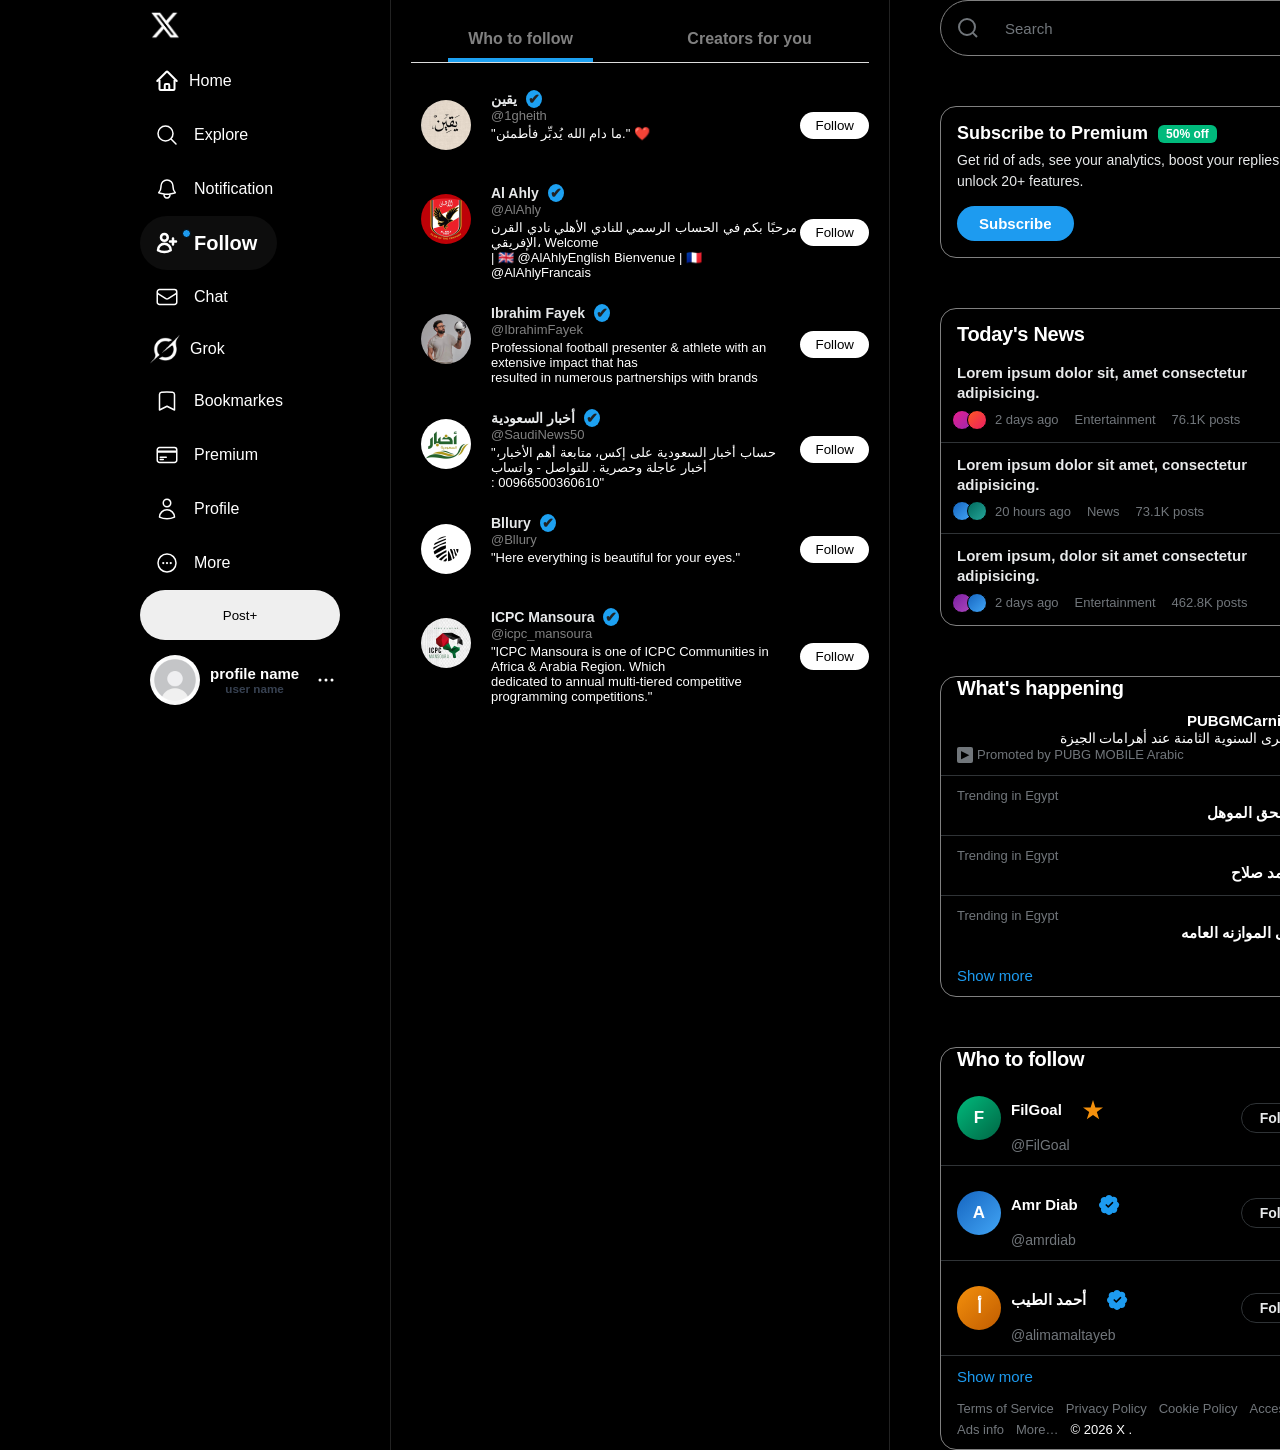
<file: follow.html>
<!DOCTYPE html>
<html lang="en">
<head>
    <meta charset="UTF-8">
    <title>Follow</title>
    <link rel="stylesheet" href="style.css">
</head>
<body>
<nav class="sidebar">
        <div class="logo"><img src="images/il_fullxfull.5474878123_94t0.webp" alt="logo-image"></div>
        <ul>
            <li class="Home">
                <div class="icon-container">
                    <svg xmlns="http://www.w3.org/2000/svg" fill="none" viewBox="0 0 24 24" stroke-width="2"
                        stroke="currentColor" class="size-6">
                        <path stroke-linecap="round" stroke-linejoin="round"
                            d="m2.25 12 8.954-8.955c.44-.439 1.152-.439 1.591 0L21.75 12M4.5 9.75v10.125c0 .621.504 1.125 1.125 1.125H9.75v-4.875c0-.621.504-1.125 1.125-1.125h2.25c.621 0 1.125.504 1.125 1.125V21h4.125c.621 0 1.125-.504 1.125-1.125V9.75M8.25 21h8.25" />
                    </svg>
                   
                </div>
                <a href="index.html">Home</a>
            </li>
            <li class="Explore">
                <svg xmlns="http://www.w3.org/2000/svg" fill="none" viewBox="0 0 24 24" stroke-width="1.5"
                    stroke="currentColor" class="size-6">
                    <path stroke-linecap="round" stroke-linejoin="round"
                        d="m21 21-5.197-5.197m0 0A7.5 7.5 0 1 0 5.196 5.196a7.5 7.5 0 0 0 10.607 10.607Z" />
                </svg>

                <a href="#Explore">Explore</a>
            </li>
            <li class=" Notification">
                <svg xmlns="http://www.w3.org/2000/svg" fill="none" viewBox="0 0 24 24" stroke-width="1.5"
                    stroke="currentColor" class="size-6">
                    <path stroke-linecap="round" stroke-linejoin="round"
                        d="M14.857 17.082a23.848 23.848 0 0 0 5.454-1.31A8.967 8.967 0 0 1 18 9.75V9A6 6 0 0 0 6 9v.75a8.967 8.967 0 0 1-2.312 6.022c1.733.64 3.56 1.085 5.455 1.31m5.714 0a24.255 24.255 0 0 1-5.714 0m5.714 0a3 3 0 1 1-5.714 0" />
                </svg>

                <a href="#Notification">Notification</a>
            </li>


              <li class="follow active">
                <div class="icon-container ">
                    <svg xmlns="http://www.w3.org/2000/svg" fill="none" viewBox="0 0 24 24" stroke-width="1.5"
                    stroke="currentColor" class="size-6">
                    <path stroke-linecap="round" stroke-linejoin="round"
                        d="M18 7.5v3m0 0v3m0-3h3m-3 0h-3m-2.25-4.125a3.375 3.375 0 1 1-6.75 0 3.375 3.375 0 0 1 6.75 0ZM3 19.235v-.11a6.375 6.375 0 0 1 12.75 0v.109A12.318 12.318 0 0 1 9.374 21c-2.331 0-4.512-.645-6.374-1.766Z" />
                </svg>
                    <span class="blue-dot"></span>
                </div>
                <a href="follow.html">Follow</a>
            </li>
            <li class="chat">
                <svg xmlns="http://www.w3.org/2000/svg" fill="none" viewBox="0 0 24 24" stroke-width="1.5"
                    stroke="currentColor" class="size-6">
                    <path stroke-linecap="round" stroke-linejoin="round"
                        d="M21.75 6.75v10.5a2.25 2.25 0 0 1-2.25 2.25h-15a2.25 2.25 0 0 1-2.25-2.25V6.75m19.5 0A2.25 2.25 0 0 0 19.5 4.5h-15a2.25 2.25 0 0 0-2.25 2.25m19.5 0v.243a2.25 2.25 0 0 1-1.07 1.916l-7.5 4.615a2.25 2.25 0 0 1-2.36 0L3.32 8.91a2.25 2.25 0 0 1-1.07-1.916V6.75" />
                </svg>

                <a href="#Chat">Chat</a>
            </li>
            <li class="Grok">
                <img src="images/grok (1).webp" alt="">
                <a href="#Grok">Grok</a>
            </li>
            <li class="Bookmarkes">
                <svg xmlns="http://www.w3.org/2000/svg" fill="none" viewBox="0 0 24 24" stroke-width="1.5"
                    stroke="currentColor" class="size-6">
                    <path stroke-linecap="round" stroke-linejoin="round"
                        d="M17.593 3.322c1.1.128 1.907 1.077 1.907 2.185V21L12 17.25 4.5 21V5.507c0-1.108.806-2.057 1.907-2.185a48.507 48.507 0 0 1 11.186 0Z" />
                </svg>

                <a href="#Bookmarkes">Bookmarkes</a>
            </li>
            <li class="Premium">
                <svg xmlns="http://www.w3.org/2000/svg" fill="none" viewBox="0 0 24 24" stroke-width="1.5"
                    stroke="currentColor" class="size-6">
                    <path stroke-linecap="round" stroke-linejoin="round"
                        d="M2.25 8.25h19.5M2.25 9h19.5m-16.5 5.25h6m-6 2.25h3m-3.75 3h15a2.25 2.25 0 0 0 2.25-2.25V6.75A2.25 2.25 0 0 0 19.5 4.5h-15a2.25 2.25 0 0 0-2.25 2.25v10.5A2.25 2.25 0 0 0 4.5 19.5Z" />
                </svg>

                <a href="#Premium">Premium</a>
            </li>
            <li class="Profile-li">
                <svg xmlns="http://www.w3.org/2000/svg" fill="none" viewBox="0 0 24 24" stroke-width="1.5"
                    stroke="currentColor" class="size-6">
                    <path stroke-linecap="round" stroke-linejoin="round"
                        d="M15.75 6a3.75 3.75 0 1 1-7.5 0 3.75 3.75 0 0 1 7.5 0ZM4.501 20.118a7.5 7.5 0 0 1 14.998 0A17.933 17.933 0 0 1 12 21.75c-2.676 0-5.216-.584-7.499-1.632Z" />
                </svg>

                <a href="Profile.html">Profile</a>
            </li>

            <li class="More">
                <svg xmlns="http://www.w3.org/2000/svg" fill="none" viewBox="0 0 24 24" stroke-width="1.5"
                    stroke="currentColor" class="size-6">
                    <path stroke-linecap="round" stroke-linejoin="round"
                        d="M8.625 12a.375.375 0 1 1-.75 0 .375.375 0 0 1 .75 0Zm0 0H8.25m4.125 0a.375.375 0 1 1-.75 0 .375.375 0 0 1 .75 0Zm0 0H12m4.125 0a.375.375 0 1 1-.75 0 .375.375 0 0 1 .75 0Zm0 0h-.375M21 12a9 9 0 1 1-18 0 9 9 0 0 1 18 0Z" />
                </svg>

                <a href="#More">More</a>
            </li>
        </ul>
        <button class="post"><span>Post</span>+</button>

        <div class="nav_profile">
            <img class="profile-image" src="images/pp,504x498-pad,600x600,f8f8f8.jpg" alt="profile-image">
            <span>
                <h2>profile name</h2>
                <h3>user name</h3>
            </span>
            <svg xmlns="http://www.w3.org/2000/svg" fill="none" viewBox="0 0 24 24" stroke-width="1.5"
                stroke="currentColor" class="size-6">
                <path stroke-linecap="round" stroke-linejoin="round"
                    d="M6.75 12a.75.75 0 1 1-1.5 0 .75.75 0 0 1 1.5 0ZM12.75 12a.75.75 0 1 1-1.5 0 .75.75 0 0 1 1.5 0ZM18.75 12a.75.75 0 1 1-1.5 0 .75.75 0 0 1 1.5 0Z" />
            </svg>




        </div>
    </nav>
<div class="followPage">
    <!-- Tabs -->
    <input type="radio" name="tab" id="tab1" checked>
    <input type="radio" name="tab" id="tab2">

    <!-- <div class="home-buttons">
            <button class="tab active">For you</button>
            <button >Following</button>
        </div> -->
    <div class="tabs">
        <label class="tab" for="tab1">Who to follow</label>
        <label class="tab" for="tab2">Creators for you</label>
    </div>

    <!-- WHO TO FOLLOW -->
    <div class="content content1">

        <div class="follow-card">
            <div class="user">
                <img src="img/يقين.jpg" class="avatar">
                <div class="info">
                    <div class="name">يقين <span class="verified">✔</span></div>
                    <div class="username">@1gheith</div>
                    <div class="bio">"ما دام الله يُدبِّر فأطمئن." ❤️</div>
                </div>
            </div>
            <button class="follow">Follow</button>
        </div>

        <div class="follow-card">
            <div class="user">
                <img src="img/الاهلي.jpg" class="avatar">
                <div class="info">
                    <div class="name">Al Ahly <span class="verified">✔</span></div>
                    <div class="username">@AlAhly</div>
                    <div class="bio">مرحبًا بكم في الحساب الرسمي للنادي الأهلي نادي القرن الإفريقي، Welcome <br>
                         | 🇬🇧 @AlAhlyEnglish Bienvenue | 🇫🇷 @AlAhlyFrancais</div>
                </div>
            </div>
            <button class="follow">Follow</button>
        </div>

        <div class="follow-card">
            <div class="user">
                <img src="img/ابراهيم فايق.jpg" class="avatar">
                <div class="info">
                    <div class="name">Ibrahim Fayek <span class="verified">✔</span></div>
                    <div class="username">@IbrahimFayek</div>
                    <div class="bio">Professional football presenter & athlete with an extensive impact that has <br>
                         resulted in numerous partnerships with brands</div>
                </div>
            </div>
            <button class="follow">Follow</button>
        </div>

        <div class="follow-card">
            <div class="user">
                <img src="img/اخبار السعوديه.jpg" class="avatar">
                <div class="info">
                    <div class="name">أخبار السعودية <span class="verified">✔</span></div>
                    <div class="username">@SaudiNews50</div>
                    <div class="bio">"حساب أخبار السعودية على إكس، متابعة أهم الأخبار، أخبار عاجلة وحصرية . للتواصل - واتساب<br>: 00966500360610"</div>
                </div>
            </div>
            <button class="follow">Follow</button>
        </div>

        <div class="follow-card">
            <div class="user">
                <img src="img/bllury.jpg" class="avatar">
                <div class="info">
                    <div class="name">Bllury <span class="verified">✔</span></div>
                    <div class="username">@Bllury</div>
                    <div class="bio">"Here everything is beautiful for your eyes."</div>
                </div>
            </div>
            <button class="follow">Follow</button>
        </div>

        
        <div class="follow-card">
            <div class="user">
                <img src="img/icpc.jpg" class="avatar">
                <div class="info">
                    <div class="name">ICPC Mansoura <span class="verified">✔</span></div>
                    <div class="username">@icpc_mansoura</div>
                    <div class="bio">"ICPC Mansoura is one of ICPC Communities in Africa & Arabia Region. Which <br>
                        dedicated to annual multi-tiered competitive programming competitions."</div>
                </div>
            </div>
            <button class="follow">Follow</button>
        </div>


    </div>

    <!-- CREATORS -->
    <div class="content content2">

        <div class="follow-card">
            <div class="user">
                <img src="img/يقين.jpg" class="avatar">
                <div class="info">
                    <div class="name">يقين <span class="verified">✔</span></div>
                    <div class="username">@1gheith</div>
                    <div class="bio">"ما دام الله يُدبِّر فأطمئن." ❤️</div>
                </div>
            </div>
            <button class="subscribe">Subscribe</button>
        </div>
        
        <div class="follow-card">
            <div class="user">
                <img src="img/bllury.jpg" class="avatar">
                <div class="info">
                    <div class="name">Blurry <span class="verified">✔</span></div>
                    <div class="username">@Blurry</div>
                    <div class="bio">Here everything is beautiful for your eyes.</div>
                </div>
            </div>
            <button class="subscribe">Subscribe</button>
        </div>

        <div class="follow-card">
            <div class="user">
                <img src="img/اجر.jpg" class="avatar">
                <div class="info">
                    <div class="name">أَجْر</div>
                    <div class="username">@adkar</div>
                    <div class="bio">حصنك من الغفلة 🌿</div>
                </div>
            </div>
            <button class="subscribe">Subscribe</button>
        </div>

         <div class="follow-card">
            <div class="user">
                <img src="img/كلمات.jpg" class="avatar">
                <div class="info">
                    <div class="name">كلمات</div>
                    <div class="username">@k_alemat</div>
                    <div class="bio">﴿ وَكُلَّ إِنسَانٍ أَلْزَمْنَاهُ طَائِرَهُ فِي عُنُقِهِ ۖ وَنُخْرِجُ لَهُ يَوْمَ الْقِيَامَةِ كِتَابًا يَلْقَاهُ مَنشُورًا﴾</div>
                </div>
            </div>
            <button class="subscribe">Subscribe</button>
        </div>

        <div class="follow-card">
            <div class="user">
                <img src="img/ويليام.jpg" class="avatar">
                <div class="info">
                    <div class="name">ويليام شكسبير</div>
                    <div class="username">@Wam_Shakespeare</div>
                    <div class="bio"><br>أديب بريطاني وكاتب مسرحي وشاعر إنجليزي ، صنف كأعظم كاتب في اللغة الإنجليزية ، كبير
                         شعراء الإنجليز، يعد من أبرز الشخصيات في الأدب العالمي. للإعلانات خاص</div>
                </div>
            </div>
            <button class="subscribe">Subscribe</button>
        </div>

        <div class="follow-card">
            <div class="user">
                <img src="img/ادعيه.jpg" class="avatar">
                <div class="info">
                    <div class="name">أدعية المسلم</div>
                    <div class="username">@_1Anxiety</div>
                    <div class="bio">أُجِيبُ دَعْوَةَ الدَّاعِ إِذَا دَعَانِ</div>
                </div>
            </div>
            <button class="subscribe">Subscribe</button>
        </div>

        <div class="follow-card">
            <div class="user">
                <img src="img/ازكار.jpg" class="avatar">
                <div class="info">
                    <div class="name">أذكار</div>
                    <div class="username">@i1rules</div>
                    <div class="bio">وذكر فإن الذكري تنفع المؤمنين  .</div>
                </div>
            </div>
            <button class="subscribe">Subscribe</button>
        </div>

    </div>

</div>
 
<div class="side">

        <div class="search-bar">
            <svg width="18" height="18" fill="none" viewBox="0 0 24 24" stroke="currentColor" stroke-width="2">
                <circle cx="11" cy="11" r="8" />
                <line x1="21" y1="21" x2="16.65" y2="16.65" />
            </svg>
            <span>Search</span>
        </div>

        <div class="subscribe-card">
            <div class="subscribe-header">
                <h2>Subscribe to Premium</h2>
                <span class="badge-off">50% off</span>
            </div>
            <p class="subscribe-desc">Get rid of ads, see your analytics, boost your replies and unlock 20+ features.
            </p>
            <button class="btn-subscribe">Subscribe</button>
        </div>

        <div class="news">
            <div class="news-card-header">
                <span class="card-title" style="padding:0">Today's News</span>
                <button class="close-btn">✕</button>
            </div>

            <div class="news-item">
                <h3>Lorem ipsum dolor sit, amet consectetur adipisicing.</h3>
                <div class="news-meta">
                    <div class="avatars">
                        <div class="avatar-sm" style="background:linear-gradient(135deg,#e91e8c,#9c27b0)"></div>
                        <div class="avatar-sm" style="background:linear-gradient(135deg,#ff5722,#e91e63)"></div>
                    </div>
                    <span>2 days ago</span><span class="dot"></span>
                    <span>Entertainment</span><span class="dot"></span>
                    <span>76.1K posts</span>
                </div>
            </div>

            <div class="news-item">
                <h3>Lorem ipsum dolor sit amet, consectetur adipisicing.</h3>
                <div class="news-meta">
                    <div class="avatars">
                        <div class="avatar-sm" style="background:linear-gradient(135deg,#1565c0,#42a5f5)"></div>
                        <div class="avatar-sm" style="background:linear-gradient(135deg,#00695c,#26a69a)"></div>
                    </div>
                    <span>20 hours ago</span><span class="dot"></span>
                    <span>News</span><span class="dot"></span>
                    <span>73.1K posts</span>
                </div>
            </div>

            <div class="news-item">
                <h3>Lorem ipsum, dolor sit amet consectetur adipisicing.</h3>
                <div class="news-meta">
                    <div class="avatars">
                        <div class="avatar-sm" style="background:linear-gradient(135deg,#7b1fa2,#ab47bc)"></div>
                        <div class="avatar-sm" style="background:linear-gradient(135deg,#1565c0,#42a5f5)"></div>
                    </div>
                    <span>2 days ago</span><span class="dot"></span>
                    <span>Entertainment</span><span class="dot"></span>
                    <span>462.8K posts</span>
                </div>
            </div>
        </div>
        <div class="trend">
            <span class="card-title">What's happening</span>
            <div class="trend-item">
                <div style="flex:1">
                    <div class="trend-name">PUBGMCarnival</div>
                    <div class="trend-name" style="font-weight:400;font-size:14px;color:var(--subtext)">الذكرى السنوية
                        الثامنة عند أهرامات الجيزة</div>
                    <div class="trend-promoted">
                        <span class="promo-icon">▶</span>
                        Promoted by PUBG MOBILE Arabic
                    </div>
                </div>
                <span class="trend-more">···</span>
            </div>

            <div class="trend-item">
                <div style="flex:1">
                    <div class="trend-label">Trending in Egypt</div>
                    <div class="trend-name">الملحق الموهل</div>
                </div>
                <span class="trend-more">···</span>
            </div>

            <div class="trend-item">
                <div style="flex:1">
                    <div class="trend-label">Trending in Egypt</div>
                    <div class="trend-name">محمد صلاح</div>
                </div>
                <span class="trend-more">···</span>
            </div>

            <div class="trend-item">
                <div style="flex:1">
                    <div class="trend-label">Trending in Egypt</div>
                    <div class="trend-name">على الموازنه العامه</div>
                </div>
                <span class="trend-more">···</span>
            </div>

            <a class="show-more">Show more</a>
        </div>

        <div class="following">
            <span class="card-title">Who to follow</span>

            <div class="follow-item">
                <div class="follow-avatar green">F</div>
                <div class="follow-info">
                    <div class="follow-name">
                        FilGoal
                        <svg class="gold" width="16" height="16" viewBox="0 0 24 24" fill="#f4900c">
                            <path d="M12 2l2.4 7.4H22l-6.2 4.5 2.4 7.4L12 17l-6.2 4.3 2.4-7.4L2 9.4h7.6z" />
                        </svg>
                    </div>
                    <div class="follow-handle">@FilGoal</div>
                </div>
                <button class="btn-follow">Follow</button>
            </div>

            <div class="follow-item">
                <div class="follow-avatar" style="background:linear-gradient(135deg,#1565c0,#42a5f5)">A</div>
                <div class="follow-info">
                    <div class="follow-name">
                        Amr Diab
                        <svg class="verified" width="16" height="16" viewBox="0 0 24 24" fill="currentColor">
                            <path
                                d="M22.25 12c0-1.43-.88-2.67-2.19-3.34.46-1.39.2-2.9-.81-3.91-1.01-1.01-2.52-1.27-3.91-.81C14.66 2.88 13.43 2 12 2c-1.43 0-2.67.88-3.34 2.19-1.39-.46-2.9-.2-3.91.81-1.01 1.01-1.27 2.52-.81 3.91C2.88 9.34 2 10.57 2 12c0 1.43.88 2.67 2.19 3.34-.46 1.39-.2 2.9.81 3.91 1.01 1.01 2.52 1.27 3.91.81C9.34 21.12 10.57 22 12 22c1.43 0 2.67-.88 3.34-2.19 1.39.46 2.9.2 3.91-.81 1.01-1.01 1.27-2.52.81-3.91C21.12 14.66 22 13.43 22 12zm-6.16-1.84l-4.3 4.3a.75.75 0 01-1.06 0l-2-2a.75.75 0 111.06-1.06l1.47 1.47 3.77-3.77a.75.75 0 011.06 1.06z" />
                        </svg>
                    </div>
                    <div class="follow-handle">@amrdiab</div>
                </div>
                <button class="btn-follow">Follow</button>
            </div>

            <div class="follow-item">
                <div class="follow-avatar orange">أ</div>
                <div class="follow-info">
                    <div class="follow-name">
                        أحمد الطيب
                        <svg class="verified" width="16" height="16" viewBox="0 0 24 24" fill="currentColor">
                            <path
                                d="M22.25 12c0-1.43-.88-2.67-2.19-3.34.46-1.39.2-2.9-.81-3.91-1.01-1.01-2.52-1.27-3.91-.81C14.66 2.88 13.43 2 12 2c-1.43 0-2.67.88-3.34 2.19-1.39-.46-2.9-.2-3.91.81-1.01 1.01-1.27 2.52-.81 3.91C2.88 9.34 2 10.57 2 12c0 1.43.88 2.67 2.19 3.34-.46 1.39-.2 2.9.81 3.91 1.01 1.01 2.52 1.27 3.91.81C9.34 21.12 10.57 22 12 22c1.43 0 2.67-.88 3.34-2.19 1.39.46 2.9.2 3.91-.81 1.01-1.01 1.27-2.52.81-3.91C21.12 14.66 22 13.43 22 12zm-6.16-1.84l-4.3 4.3a.75.75 0 01-1.06 0l-2-2a.75.75 0 111.06-1.06l1.47 1.47 3.77-3.77a.75.75 0 011.06 1.06z" />
                        </svg>
                    </div>
                    <div class="follow-handle">@alimamaltayeb</div>
                </div>
                <button class="btn-follow">Follow</button>
            </div>

            <a class="show-more">Show more</a>

            <div class="footer">
                <a href="#">Terms of Service</a>
                <a href="#">Privacy Policy</a>
                <a href="#">Cookie Policy</a>
                <a href="#">Accessibility</a>
                <a href="#">Ads info</a>
                <a href="#">More…</a>
                <span style="color:var(--subtext);font-size:13px">© 2026 X .</span>
            </div>
        </div>
</div>
</body>
</html>
</file>
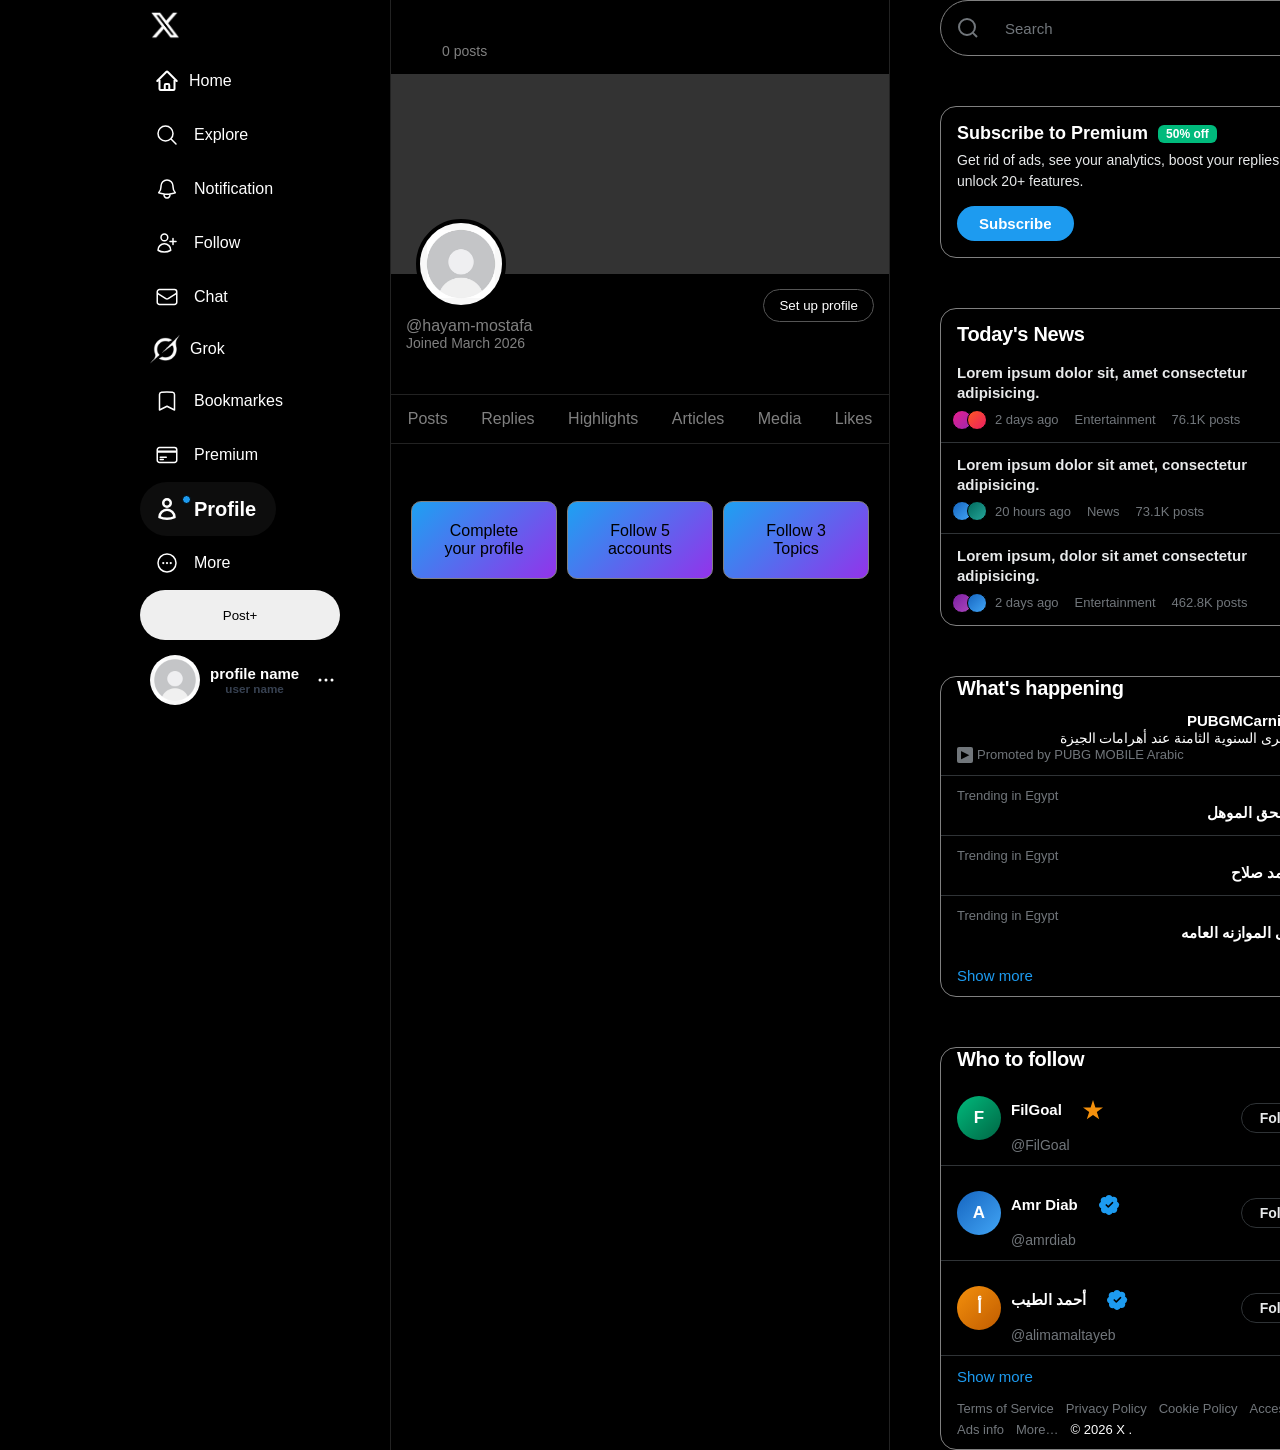
<file: Profile.html>
<!DOCTYPE html>
<html lang="en">
<head>
<meta charset="UTF-8">
<title>Profile</title>
<link rel="stylesheet" href="style.css">
</head>

<body>
<nav class="sidebar">
        <div class="logo"><img src="images/il_fullxfull.5474878123_94t0.webp" alt="logo-image"></div>
        <ul>
            <li class="Home ">
                <div class="icon-container">
                    <svg xmlns="http://www.w3.org/2000/svg" fill="none" viewBox="0 0 24 24" stroke-width="2"
                        stroke="currentColor" class="size-6">
                        <path stroke-linecap="round" stroke-linejoin="round"
                            d="m2.25 12 8.954-8.955c.44-.439 1.152-.439 1.591 0L21.75 12M4.5 9.75v10.125c0 .621.504 1.125 1.125 1.125H9.75v-4.875c0-.621.504-1.125 1.125-1.125h2.25c.621 0 1.125.504 1.125 1.125V21h4.125c.621 0 1.125-.504 1.125-1.125V9.75M8.25 21h8.25" />
                    </svg>
                </div>
                <a href="index.html">Home</a>
            </li>
            <li class="Explore">
                <svg xmlns="http://www.w3.org/2000/svg" fill="none" viewBox="0 0 24 24" stroke-width="1.5"
                    stroke="currentColor" class="size-6">
                    <path stroke-linecap="round" stroke-linejoin="round"
                        d="m21 21-5.197-5.197m0 0A7.5 7.5 0 1 0 5.196 5.196a7.5 7.5 0 0 0 10.607 10.607Z" />
                </svg>

                <a href="#Explore">Explore</a>
            </li>
            <li class=" Notification">
                <svg xmlns="http://www.w3.org/2000/svg" fill="none" viewBox="0 0 24 24" stroke-width="1.5"
                    stroke="currentColor" class="size-6">
                    <path stroke-linecap="round" stroke-linejoin="round"
                        d="M14.857 17.082a23.848 23.848 0 0 0 5.454-1.31A8.967 8.967 0 0 1 18 9.75V9A6 6 0 0 0 6 9v.75a8.967 8.967 0 0 1-2.312 6.022c1.733.64 3.56 1.085 5.455 1.31m5.714 0a24.255 24.255 0 0 1-5.714 0m5.714 0a3 3 0 1 1-5.714 0" />
                </svg>

                <a href="#Notification">Notification</a>
            </li>
            <li class="follow">
                <svg xmlns="http://www.w3.org/2000/svg" fill="none" viewBox="0 0 24 24" stroke-width="1.5"
                    stroke="currentColor" class="size-6">
                    <path stroke-linecap="round" stroke-linejoin="round"
                        d="M18 7.5v3m0 0v3m0-3h3m-3 0h-3m-2.25-4.125a3.375 3.375 0 1 1-6.75 0 3.375 3.375 0 0 1 6.75 0ZM3 19.235v-.11a6.375 6.375 0 0 1 12.75 0v.109A12.318 12.318 0 0 1 9.374 21c-2.331 0-4.512-.645-6.374-1.766Z" />
                </svg>

                <a href="follow.html">Follow</a>
            </li>
            <li class="chat">
                <svg xmlns="http://www.w3.org/2000/svg" fill="none" viewBox="0 0 24 24" stroke-width="1.5"
                    stroke="currentColor" class="size-6">
                    <path stroke-linecap="round" stroke-linejoin="round"
                        d="M21.75 6.75v10.5a2.25 2.25 0 0 1-2.25 2.25h-15a2.25 2.25 0 0 1-2.25-2.25V6.75m19.5 0A2.25 2.25 0 0 0 19.5 4.5h-15a2.25 2.25 0 0 0-2.25 2.25m19.5 0v.243a2.25 2.25 0 0 1-1.07 1.916l-7.5 4.615a2.25 2.25 0 0 1-2.36 0L3.32 8.91a2.25 2.25 0 0 1-1.07-1.916V6.75" />
                </svg>

                <a href="#Chat">Chat</a>
            </li>
            <li class="Grok">
                <img src="images/grok (1).webp" alt="">
                <a href="#Grok">Grok</a>
            </li>
            <li class="Bookmarkes">
                <svg xmlns="http://www.w3.org/2000/svg" fill="none" viewBox="0 0 24 24" stroke-width="1.5"
                    stroke="currentColor" class="size-6">
                    <path stroke-linecap="round" stroke-linejoin="round"
                        d="M17.593 3.322c1.1.128 1.907 1.077 1.907 2.185V21L12 17.25 4.5 21V5.507c0-1.108.806-2.057 1.907-2.185a48.507 48.507 0 0 1 11.186 0Z" />
                </svg>

                <a href="#Bookmarkes">Bookmarkes</a>
            </li>
            <li class="Premium">
                <svg xmlns="http://www.w3.org/2000/svg" fill="none" viewBox="0 0 24 24" stroke-width="1.5"
                    stroke="currentColor" class="size-6">
                    <path stroke-linecap="round" stroke-linejoin="round"
                        d="M2.25 8.25h19.5M2.25 9h19.5m-16.5 5.25h6m-6 2.25h3m-3.75 3h15a2.25 2.25 0 0 0 2.25-2.25V6.75A2.25 2.25 0 0 0 19.5 4.5h-15a2.25 2.25 0 0 0-2.25 2.25v10.5A2.25 2.25 0 0 0 4.5 19.5Z" />
                </svg>

                <a href="#Premium">Premium</a>
            </li>



                 <li class="Profile-li active">
                <div class="icon-container">
                    <svg xmlns="http://www.w3.org/2000/svg" fill="none" viewBox="0 0 24 24" stroke-width="1.5"
                    stroke="currentColor" class="size-6">
                    <path stroke-linecap="round" stroke-linejoin="round"
                        d="M15.75 6a3.75 3.75 0 1 1-7.5 0 3.75 3.75 0 0 1 7.5 0ZM4.501 20.118a7.5 7.5 0 0 1 14.998 0A17.933 17.933 0 0 1 12 21.75c-2.676 0-5.216-.584-7.499-1.632Z" />
                </svg>

                    <span class="blue-dot"></span>
                </div>
                <a href="Profile.html">Profile</a>
            </li> 

            <li class="More">
                <svg xmlns="http://www.w3.org/2000/svg" fill="none" viewBox="0 0 24 24" stroke-width="1.5"
                    stroke="currentColor" class="size-6">
                    <path stroke-linecap="round" stroke-linejoin="round"
                        d="M8.625 12a.375.375 0 1 1-.75 0 .375.375 0 0 1 .75 0Zm0 0H8.25m4.125 0a.375.375 0 1 1-.75 0 .375.375 0 0 1 .75 0Zm0 0H12m4.125 0a.375.375 0 1 1-.75 0 .375.375 0 0 1 .75 0Zm0 0h-.375M21 12a9 9 0 1 1-18 0 9 9 0 0 1 18 0Z" />
                </svg>

                <a href="#More">More</a>
            </li>
        </ul>
        <button class="post"><span>Post</span>+</button>

        <div class="nav_profile">
            <img class="profile-image" src="images/pp,504x498-pad,600x600,f8f8f8.jpg" alt="profile-image">
            <span>
                <h2>profile name</h2>
                <h3>user name</h3>
            </span>
            <svg xmlns="http://www.w3.org/2000/svg" fill="none" viewBox="0 0 24 24" stroke-width="1.5"
                stroke="currentColor" class="size-6">
                <path stroke-linecap="round" stroke-linejoin="round"
                    d="M6.75 12a.75.75 0 1 1-1.5 0 .75.75 0 0 1 1.5 0ZM12.75 12a.75.75 0 1 1-1.5 0 .75.75 0 0 1 1.5 0ZM18.75 12a.75.75 0 1 1-1.5 0 .75.75 0 0 1 1.5 0Z" />
            </svg>




        </div>
    </nav>


<div class="profile-content">

    <!-- header -->
    <div class="profile-header">
        <span class="back">←</span>
        <div>
            <h2>Hiam Mostafa</h2>
            <p>0 posts</p>
        </div>
    </div>

    <!-- cover -->
    <div class="cover"></div>

    <!-- profile info -->
    <div class="profile-info">
        <img class="avatar" src="images/pp,504x498-pad,600x600,f8f8f8.jpg">

        <button class="edit-btn">Set up profile</button>

        <h2>Hiam Mostafa</h2>
        <span class="username">@hayam-mostafa</span>

        <p class="join-date">Joined March 2026</p>

        <div class="follow-data">
            <span><b>1</b> Following</span>
            <span><b>0</b> Followers</span>
        </div>
    </div>

    <!-- tabs -->
    <div class="tabs">
        <span class="post-active">Posts</span>
        <span>Replies</span>
        <span>Highlights</span>
        <span>Articles</span>
        <span>Media</span>
        <span>Likes</span>
    </div>

    <!-- empty state -->
    <div class="empty">
        <h3>Let’s get you set up</h3>

        <div class="setup-cards">
            <div class="card">Complete your profile</div>
            <div class="card">Follow 5 accounts</div>
            <div class="card">Follow 3 Topics</div>
        </div>
    </div>

</div>

<!-- side -->
    <div class="side">

        <div class="search-bar">
            <svg width="18" height="18" fill="none" viewBox="0 0 24 24" stroke="currentColor" stroke-width="2">
                <circle cx="11" cy="11" r="8" />
                <line x1="21" y1="21" x2="16.65" y2="16.65" />
            </svg>
            <span>Search</span>
        </div>

        <div class="subscribe-card">
            <div class="subscribe-header">
                <h2>Subscribe to Premium</h2>
                <span class="badge-off">50% off</span>
            </div>
            <p class="subscribe-desc">Get rid of ads, see your analytics, boost your replies and unlock 20+ features.
            </p>
            <button class="btn-subscribe">Subscribe</button>
        </div>

        <div class="news">
            <div class="news-card-header">
                <span class="card-title" style="padding:0">Today's News</span>
                <button class="close-btn">✕</button>
            </div>

            <div class="news-item">
                <h3>Lorem ipsum dolor sit, amet consectetur adipisicing.</h3>
                <div class="news-meta">
                    <div class="avatars">
                        <div class="avatar-sm" style="background:linear-gradient(135deg,#e91e8c,#9c27b0)"></div>
                        <div class="avatar-sm" style="background:linear-gradient(135deg,#ff5722,#e91e63)"></div>
                    </div>
                    <span>2 days ago</span><span class="dot"></span>
                    <span>Entertainment</span><span class="dot"></span>
                    <span>76.1K posts</span>
                </div>
            </div>

            <div class="news-item">
                <h3>Lorem ipsum dolor sit amet, consectetur adipisicing.</h3>
                <div class="news-meta">
                    <div class="avatars">
                        <div class="avatar-sm" style="background:linear-gradient(135deg,#1565c0,#42a5f5)"></div>
                        <div class="avatar-sm" style="background:linear-gradient(135deg,#00695c,#26a69a)"></div>
                    </div>
                    <span>20 hours ago</span><span class="dot"></span>
                    <span>News</span><span class="dot"></span>
                    <span>73.1K posts</span>
                </div>
            </div>

            <div class="news-item">
                <h3>Lorem ipsum, dolor sit amet consectetur adipisicing.</h3>
                <div class="news-meta">
                    <div class="avatars">
                        <div class="avatar-sm" style="background:linear-gradient(135deg,#7b1fa2,#ab47bc)"></div>
                        <div class="avatar-sm" style="background:linear-gradient(135deg,#1565c0,#42a5f5)"></div>
                    </div>
                    <span>2 days ago</span><span class="dot"></span>
                    <span>Entertainment</span><span class="dot"></span>
                    <span>462.8K posts</span>
                </div>
            </div>
        </div>
        <div class="trend">
            <span class="card-title">What's happening</span>
            <div class="trend-item">
                <div style="flex:1">
                    <div class="trend-name">PUBGMCarnival</div>
                    <div class="trend-name" style="font-weight:400;font-size:14px;color:var(--subtext)">الذكرى السنوية
                        الثامنة عند أهرامات الجيزة</div>
                    <div class="trend-promoted">
                        <span class="promo-icon">▶</span>
                        Promoted by PUBG MOBILE Arabic
                    </div>
                </div>
                <span class="trend-more">···</span>
            </div>

            <div class="trend-item">
                <div style="flex:1">
                    <div class="trend-label">Trending in Egypt</div>
                    <div class="trend-name">الملحق الموهل</div>
                </div>
                <span class="trend-more">···</span>
            </div>

            <div class="trend-item">
                <div style="flex:1">
                    <div class="trend-label">Trending in Egypt</div>
                    <div class="trend-name">محمد صلاح</div>
                </div>
                <span class="trend-more">···</span>
            </div>

            <div class="trend-item">
                <div style="flex:1">
                    <div class="trend-label">Trending in Egypt</div>
                    <div class="trend-name">على الموازنه العامه</div>
                </div>
                <span class="trend-more">···</span>
            </div>

            <a class="show-more">Show more</a>
        </div>

        <div class="following">
            <span class="card-title">Who to follow</span>

            <div class="follow-item">
                <div class="follow-avatar green">F</div>
                <div class="follow-info">
                    <div class="follow-name">
                        FilGoal
                        <svg class="gold" width="16" height="16" viewBox="0 0 24 24" fill="#f4900c">
                            <path d="M12 2l2.4 7.4H22l-6.2 4.5 2.4 7.4L12 17l-6.2 4.3 2.4-7.4L2 9.4h7.6z" />
                        </svg>
                    </div>
                    <div class="follow-handle">@FilGoal</div>
                </div>
                <button class="btn-follow">Follow</button>
            </div>

            <div class="follow-item">
                <div class="follow-avatar" style="background:linear-gradient(135deg,#1565c0,#42a5f5)">A</div>
                <div class="follow-info">
                    <div class="follow-name">
                        Amr Diab
                        <svg class="verified" width="16" height="16" viewBox="0 0 24 24" fill="currentColor">
                            <path
                                d="M22.25 12c0-1.43-.88-2.67-2.19-3.34.46-1.39.2-2.9-.81-3.91-1.01-1.01-2.52-1.27-3.91-.81C14.66 2.88 13.43 2 12 2c-1.43 0-2.67.88-3.34 2.19-1.39-.46-2.9-.2-3.91.81-1.01 1.01-1.27 2.52-.81 3.91C2.88 9.34 2 10.57 2 12c0 1.43.88 2.67 2.19 3.34-.46 1.39-.2 2.9.81 3.91 1.01 1.01 2.52 1.27 3.91.81C9.34 21.12 10.57 22 12 22c1.43 0 2.67-.88 3.34-2.19 1.39.46 2.9.2 3.91-.81 1.01-1.01 1.27-2.52.81-3.91C21.12 14.66 22 13.43 22 12zm-6.16-1.84l-4.3 4.3a.75.75 0 01-1.06 0l-2-2a.75.75 0 111.06-1.06l1.47 1.47 3.77-3.77a.75.75 0 011.06 1.06z" />
                        </svg>
                    </div>
                    <div class="follow-handle">@amrdiab</div>
                </div>
                <button class="btn-follow">Follow</button>
            </div>

            <div class="follow-item">
                <div class="follow-avatar orange">أ</div>
                <div class="follow-info">
                    <div class="follow-name">
                        أحمد الطيب
                        <svg class="verified" width="16" height="16" viewBox="0 0 24 24" fill="currentColor">
                            <path
                                d="M22.25 12c0-1.43-.88-2.67-2.19-3.34.46-1.39.2-2.9-.81-3.91-1.01-1.01-2.52-1.27-3.91-.81C14.66 2.88 13.43 2 12 2c-1.43 0-2.67.88-3.34 2.19-1.39-.46-2.9-.2-3.91.81-1.01 1.01-1.27 2.52-.81 3.91C2.88 9.34 2 10.57 2 12c0 1.43.88 2.67 2.19 3.34-.46 1.39-.2 2.9.81 3.91 1.01 1.01 2.52 1.27 3.91.81C9.34 21.12 10.57 22 12 22c1.43 0 2.67-.88 3.34-2.19 1.39.46 2.9.2 3.91-.81 1.01-1.01 1.27-2.52.81-3.91C21.12 14.66 22 13.43 22 12zm-6.16-1.84l-4.3 4.3a.75.75 0 01-1.06 0l-2-2a.75.75 0 111.06-1.06l1.47 1.47 3.77-3.77a.75.75 0 011.06 1.06z" />
                        </svg>
                    </div>
                    <div class="follow-handle">@alimamaltayeb</div>
                </div>
                <button class="btn-follow">Follow</button>
            </div>

            <a class="show-more">Show more</a>

            <div class="footer">
                <a href="#">Terms of Service</a>
                <a href="#">Privacy Policy</a>
                <a href="#">Cookie Policy</a>
                <a href="#">Accessibility</a>
                <a href="#">Ads info</a>
                <a href="#">More…</a>
                <span style="color:var(--subtext);font-size:13px">© 2026 X .</span>
            </div>
        </div>

    </div>

      

</body>
</html>
</file>
<file: style.css>
:root {
  --bg: #000;
  --surface: #16181c;
  --border: #2f3336;
  --text: #e7e9ea;
  --sub: #71767b;
  --accent: #1d9bf0;
  --accent-h: #1a8cd8;
}

* {
  padding: 0;
  margin: 0;
  box-sizing: border-box;
  font-family: Arial, Helvetica, sans-serif;
}

body {
  background-color: black;
  /* display: flex;
  flex-direction: row; */
    display: grid;
    grid-template-columns: 300px 1fr 300px;
    max-width: 1200px;
   margin: 0px 90px;
}

svg {
  width: 24px;
  height: 24px;
  margin: 15px;
  color: white;
}

img {
  width: 30px;
  height: 30px;
  margin: 10px;
}

/* Sidebar */
.sidebar {

  padding-left: 50px;
  
}

.sidebar ul {
  display: flex;
  flex-direction: column;
  text-decoration: none;
}

a {
  text-decoration: none;
  color: white;
}

.sidebar ul li {
  align-items: center;
  display: flex;
}

.logo {
  width: 50px;
}

.logo:hover {
  background-color: rgba(64, 64, 64, 0.5);
  border-radius: 40px;
  cursor: pointer;
}

.post {
  width: 200px;
  height: 50px;
  border-radius: 40px;
  border: none;
}

.post:hover {
  background-color: rgb(211, 211, 211);
  color: black;
  cursor: pointer;
}
.nav_profile {
  display: flex;
  color: white;
  font-size: 10px;
  margin-top: 10px;
  text-align: center;
  align-items: center;
  padding: 10px;
  width: auto;
  height: 60px;
}

.nav_profile h3 {
  color: #374151;
}

.nav_profile img {
  width: 50px;
  height: 50px;
  margin: 0px;
  border-radius: 50%;
}

.nav_profile span {
  padding-left: 10px;
}

.nav_profile span h1 {
  padding-bottom: 5px;
}

.nav_profile:hover {
  background-color: rgba(64, 64, 64, 0.5);
  border-radius: 40px;
  cursor: pointer;
}

.active a {
  font-weight: bold;
  font-size: 20px;
}

.active svg {
  stroke-width: 2.5px;
}

.active {
  background-color: rgba(64, 64, 64, 0.2);
  border-radius: 40px;
  width: fit-content;
  padding-right: 20px;
}

.Home:hover,
.Explore:hover,
.Notification:hover,
.follow:hover,
.chat:hover,
.Grok:hover,
.Bookmarkes:hover,
.Premium:hover,
.Profile-li:hover,
.More:hover {
  background-color: rgba(64, 64, 64, 0.5);
  border-radius: 40px;
  cursor: pointer;
  width: fit-content;
  padding: 3px 7px;
}

.Home svg {
  margin: 15px 10px 15px 15px;
}

.icon-wrapper {
  position: relative;
  display: inline-block;
}

.icon-container {
  position: relative;
  display: inline-flex;
  align-items: center;
  justify-content: center;
}

.blue-dot {
  position: absolute;
  width: 9px;
  height: 9px;
  background-color: #1d9bf0;
  border-radius: 50%;
  top: 13px;
  right: 3px;
  border: 1px solid black;
}

.main {
  width: 100%;
}
.home-buttons {
  display: flex;
  flex-direction: row;
  border: 1px solid gray;
  width: 100%;
}

.home-buttons .tab {
  width: 50%;
  padding: 20px;
  background: none;
  color: #71767b;
  border: none;
  font-weight: bold;
  font-size: 15px;
  cursor: pointer;
  position: relative;
  transition: 0.2s;
}

.home-buttons .tab:hover {
  background-color: rgba(255, 255, 255, 0.1);
}

.home-buttons .tab.active {
  color: white;
}

.home-buttons .tab.active::after {
  content: "";
  position: absolute;
  bottom: 0;
  left: 50%;
  transform: translateX(-50%);
  width: 56px;
  height: 4px;
  background-color: #1d9bf0;
  border-radius: 99px;
}

.compose-wrapper {
  background: #000;
  border: 1px solid gray;
  padding: 12px 16px 8px 16px;
}

.compose-top {
  display: flex;
  gap: 12px;
  align-items: flex-start;
  min-height: 80px;
}

.avatar {
  width: 40px;
  height: 40px;
  border-radius: 50%;
  background: #333;
  flex-shrink: 0;
  display: flex;
  align-items: center;
  justify-content: center;
  overflow: hidden;
}
.post-avatar {
    width: 50px;
    height: 50px;
    border-radius: 50%;
    flex-shrink: 0;
}
.avatar svg {
  width: 28px;
  height: 28px;
  fill: #666;
}

.textarea-area {
  flex: 1;
  display: flex;
  flex-direction: column;
  gap: 8px;
  padding-top: 8px;
}

.compose-input {
  background: transparent;
  border: none;
  outline: none;
  color: #e7e9ea;
  font-size: 20px;
  font-family: inherit;
  resize: none;
  width: 100%;
  min-height: 50px;
  line-height: 1.4;
  caret-color: #1d9bf0;
}

.compose-input::placeholder {
  color: #536471;
}

.reply-setting {
  display: inline-flex;
  align-items: center;
  gap: 6px;
  color: #1d9bf0;
  font-size: 14px;
  font-weight: 700;
  cursor: pointer;
  padding: 4px 0;
}

.reply-setting:hover {
  background-color: #1a8cd8;
  width: fit-content;
  color: white;
  border-radius: 25px;
  fill: white;
}

.reply-setting svg {
  width: 16px;
  height: 16px;
  fill: #1d9bf0;
}
.reply-setting svg:hover {
  fill: white;
}
.divider {
  height: 1px;
  background: #2f3336;
  margin: 4px 0;
}

.compose-bottom {
  display: flex;
  align-items: center;
  justify-content: space-between;
  padding: 6px 0 4px 0;
}

.toolbar {
  display: flex;
  align-items: center;
  gap: 2px;
  width: 100%;
}

.tool-btn {
  border-radius: 50%;
  border: none;
  background: transparent;
  cursor: pointer;
  display: flex;
  align-items: center;
  justify-content: center;
  color: #1d9bf0;
  transition: background 0.15s;
}

.tool-btn:hover {
  background: rgba(29, 155, 240, 0.1);
}

.tool-btn svg {
  width: 19px;
  height: 19px;
  fill: #1d9bf0;
}

.post-btn {
  background: #1d9bf0;
  color: #fff;
  font-size: 15px;
  font-weight: 700;
  font-family: inherit;
  border: none;
  border-radius: 9999px;
  padding: 8px 18px;
  cursor: pointer;
  transition: background 0.15s;
}

.post-btn:hover {
  background: #1a8cd8;
}

.post-btn:disabled {
  background: #0f4d6e;
  color: #6a9bb7;
  cursor: not-allowed;
}

/* Tweet Card */
.card {
  border: 1px solid gray;
  padding: 20px;
  overflow: hidden;
}

.header {
  display: flex;
  align-items: center;
  gap: 12px;
  margin-bottom: 14px;
}

.user-info {
  flex: 1;
}

.name {
  color: #e7e9ea;
  font-weight: 700;
  font-size: 15px;
  display: flex;
  align-items: center;
  gap: 4px;
}

.name .fa-circle-check {
  color: #1d9bf0;
  font-size: 14px;
}

.handle {
  color: #71767b;
  font-size: 14px;
  margin-top: 2px;
}

.more-btn {
  color: #71767b;
  font-size: 18px;
  cursor: pointer;
  padding: 6px;
  border-radius: 50%;
  transition:
    background 0.2s,
    color 0.2s;
}

.more-btn:hover {
  background: rgba(29, 155, 240, 0.1);
  color: #1d9bf0;
}

.tweet-text {
  color: #e7e9ea;
  font-size: 16px;
  line-height: 1.6;
  margin-bottom: 14px;
}

.media {
  width: 100%;
  height: auto;
  aspect-ratio: 16 / 9;
  margin: 14px 0;
  border-radius: 14px;
  overflow: hidden;
  border: 1px solid #2f3336;
}

.media img {
  width: 100%;
  height: 100%;
  object-fit: cover;
  display: block;
}
.duration {
  position: absolute;
  bottom: 10px;
  left: 10px;
  background: rgba(0, 0, 0, 0.75);
  color: #fff;
  font-size: 13px;
  font-weight: 600;
  padding: 3px 8px;
  border-radius: 6px;
}

.divider {
  border: none;
  border-top: 1px solid #2f3336;
  margin-bottom: 4px;
}

.actions {
  display: flex;
  justify-content: space-between;
  padding-top: 4px;
}

.action {
  display: flex;
  align-items: center;
  gap: 6px;
  color: #71767b;
  font-size: 13px;
  cursor: pointer;
  padding: 8px 10px;
  border-radius: 20px;
  transition: all 0.2s;
  user-select: none;
}

.action i {
  font-size: 17px;
}

.action:hover {
  background: rgba(29, 155, 240, 0.1);
  color: #1d9bf0;
}

.action.retweet:hover {
  background: rgba(0, 186, 124, 0.1);
  color: #00ba7c;
}

.action.like:hover {
  background: rgba(249, 24, 128, 0.1);
  color: #f91880;
}

.action.like.liked {
  color: #f91880;
}

/* Right Side */
.side {
  width: 30%;
  display: flex;
  flex-direction: column;
  gap: 50px;
  padding-left: 50px;
  color: white;
}

.search-bar {
  border: 1px solid gray;
  border-radius: 9999px;
  display: flex;
  align-items: center;
  gap: 10px;
  width: 400px;
  transition:
    border-color 0.15s,
    background 0.15s;
  cursor: text;
}

.search-bar:hover {
  border-color: var(--accent);
  background: var(--bg);
}

.search-bar svg {
  color: var(--sub);
  flex-shrink: 0;
}

.search-bar span {
  color: var(--sub);
  font-size: 15px;
}

.news,
.following,
.trend {
  width: 400px;
  border-radius: 16px;
  border: 1px solid gray;
}

.card-title {
  font-size: 20px;
  font-weight: 800;
  padding: 12px 16px 4px;
  letter-spacing: -0.3px;
}

.subscribe-card {
  border-radius: 16px;
  padding: 16px;
  border: 1px solid gray;
  width: 400px;
}

.subscribe-header {
  display: flex;
  align-items: center;
  gap: 10px;
  margin-bottom: 6px;
}

.subscribe-header h2 {
  font-size: 18px;
  font-weight: 800;
}

.badge-off {
  background: #00ba7c;
  color: #fff;
  font-size: 12px;
  font-weight: 700;
  border-radius: 6px;
  padding: 2px 8px;
}

.subscribe-desc {
  color: var(--text);
  font-size: 14px;
  line-height: 1.5;
  margin-bottom: 14px;
}

.btn-subscribe {
  background: var(--accent);
  color: #fff;
  border: none;
  border-radius: 9999px;
  padding: 9px 22px;
  font-size: 15px;
  font-weight: 700;
  cursor: pointer;
  transition: background 0.15s;
  display: inline-block;
}

.btn-subscribe:hover {
  background: var(--accent-h);
}

.news-item {
  padding: 12px 16px;
  border-bottom: 1px solid var(--border);
  cursor: pointer;
  transition: background 0.12s;
}

.news-item:last-of-type {
  border-bottom: none;
}

.news-item:hover {
  background: rgba(255, 255, 255, 0.03);
}

.news-item h3 {
  font-size: 15px;
  font-weight: 700;
  line-height: 1.35;
  margin-bottom: 6px;
  color: var(--text);
}

.news-meta {
  display: flex;
  align-items: center;
  gap: 8px;
  font-size: 13px;
  color: var(--sub);
}

.news-meta .avatars {
  display: flex;
}

.avatar-sm {
  width: 20px;
  height: 20px;
  border-radius: 50%;
  border: 1.5px solid var(--bg);
  margin-left: -5px;
  background: linear-gradient(135deg, #1d9bf0, #9333ea);
  overflow: hidden;
  flex-shrink: 0;
}

.trend-item {
  padding: 12px 16px;
  border-bottom: 1px solid var(--border);
  cursor: pointer;
  transition: background 0.12s;
  display: flex;
  width: 400px;
  justify-content: space-between;
  align-items: flex-start;
}

.trend-item:last-of-type {
  border-bottom: none;
}

.trend-item:hover {
  background: rgba(255, 255, 255, 0.03);
}

.trend-label {
  font-size: 13px;
  color: var(--sub);
  margin-bottom: 1px;
}

.trend-name {
  font-size: 15px;
  font-weight: 700;
  margin-bottom: 1px;
  direction: rtl;
  text-align: right;
}

.trend-promoted {
  font-size: 13px;
  color: var(--sub);
  display: flex;
  align-items: center;
  gap: 4px;
}

.trend-more {
  color: var(--sub);
  cursor: pointer;
  padding: 4px;
  border-radius: 50%;
  transition:
    background 0.12s,
    color 0.12s;
  flex-shrink: 0;
  line-height: 1;
  font-size: 18px;
}

.trend-more:hover {
  background: rgba(29, 155, 240, 0.1);
  color: var(--accent);
}

/* Follow */
.follow-item {
  padding: 12px 16px;
  display: flex;
  align-items: center;
  gap: 10px;
  border-bottom: 1px solid var(--border);
  cursor: pointer;
  transition: background 0.12s;
}

.follow-item:last-of-type {
  border-bottom: none;
}

.follow-item:hover {
  background: rgba(255, 255, 255, 0.03);
}

.follow-avatar {
  width: 44px;
  height: 44px;
  border-radius: 50%;
  flex-shrink: 0;
  object-fit: cover;
  background: linear-gradient(135deg, #1d9bf0 0%, #0f4c81 100%);
  display: flex;
  align-items: center;
  justify-content: center;
  font-weight: 800;
  font-size: 17px;
  color: #fff;
}

.follow-avatar.green {
  background: linear-gradient(135deg, #00ba7c, #006644);
}

.follow-avatar.orange {
  background: linear-gradient(135deg, #f4900c, #c05c00);
}

.follow-info {
  flex: 1;
  min-width: 0;
}

.follow-name {
  font-size: 15px;
  font-weight: 700;
  display: flex;
  align-items: center;
  gap: 4px;
}

.follow-name .verified {
  color: var(--accent);
  flex-shrink: 0;
}

.follow-name .gold {
  color: #f4900c;
}

.follow-handle {
  font-size: 14px;
  color: var(--sub);
  white-space: nowrap;
  overflow: hidden;
  text-overflow: ellipsis;
}

.btn-follow {
  background: transparent;
  color: var(--text);
  border: 1.5px solid var(--border);
  border-radius: 9999px;
  padding: 6px 18px;
  font-size: 14px;
  font-weight: 700;
  cursor: pointer;
  transition:
    background 0.15s,
    border-color 0.15s;
  white-space: nowrap;
  flex-shrink: 0;
}

.btn-follow:hover {
  background: rgba(255, 255, 255, 0.06);
  border-color: #71767b;
}

.show-more {
  color: var(--accent);
  font-size: 15px;
  padding: 12px 16px;
  cursor: pointer;
  display: block;
  transition: background 0.12s;
}

.show-more:hover {
  background: rgba(29, 155, 240, 0.05);
}

/* Footer */
.footer {
  padding: 4px 16px 12px;
  display: flex;
  flex-wrap: wrap;
  gap: 6px 12px;
}

.footer a {
  color: var(--sub);
  font-size: 13px;
  text-decoration: none;
  transition: color 0.12s;
}

.footer a:hover {
  color: var(--accent);
}

.promo-icon {
  width: 16px;
  height: 16px;
  background: var(--sub);
  border-radius: 2px;
  display: inline-flex;
  align-items: center;
  justify-content: center;
  font-size: 10px;
  color: #000;
  font-weight: 700;
}

.news-card-header {
  display: flex;
  justify-content: space-between;
  align-items: center;
  padding: 12px 16px 4px;
}

.close-btn {
  color: var(--sub);
  background: none;
  border: none;
  cursor: pointer;
  font-size: 18px;
  line-height: 1;
  padding: 4px;
  border-radius: 50%;
  transition: background 0.12s;
}

.close-btn:hover {
  background: rgba(255, 255, 255, 0.06);
  color: var(--text);
}
@media (max-width: 768px) {
  body {
    display: grid;
    grid-template-columns: 500px 1fr 0px;
    margin: 0px;
  }

  .side {
    display: none;
  }
  .sidebar {
    position: fixed;
    top: 0;
    left: 0;
    height: 100%;
    width: auto;
    padding-left: 0;
    border-right: 1px solid var(--border);
    display: flex;
    flex-direction: column;
    justify-content: flex-start;
    align-items: center;
    z-index: 1000;
    margin-right: 100px;
  }

  .sidebar ul {
    flex-direction: column;
    width: auto;
    padding: 10px;
  }
  .sidebar ul:hover {
    padding: 10px;
  }
  .sidebar ul li a,
  .post span,
  .nav_profile span {
    display: none !important;
  }
  .post {
    width: 30px;
    height: 30px;
    display: flex;
    flex-direction: column;
    text-align: center;
    align-items: center;
    justify-content: center;
  }
  .nav_profile,
  .profile-image {
    width: auto;
    display: flex;
    flex-direction: column;
    text-align: center;
    align-items: center;
    justify-content: center;
    margin-top: 30px;
  }

  .sidebar ul li svg {
    margin: 10px 15px;
  }

  .main {
    width: 80%;
    margin-left: 100px;
    padding-right: 30px;
    padding-bottom: 30px;
  }
  .search-bar,
  .news,
  .following,
  .trend,
  .subscribe-card {
    width: 95%;
    margin: 10px auto;
  }
.compose-bottom .tool-btn svg{
      width: 10px;
      padding: 0px;
      height: 10px;
  }
}


/* ========================================================================profile======================================================== */
/* content */
.profile-content {
    border-left: 1px solid #222;
    border-right: 1px solid #222;
}

/* header */
.profile-content .profile-header {
    display: flex;
    gap: 20px;
    padding: 15px;
    align-items: center;
}

.profile-content .profile-header h2 {
    margin: 0;
}

.profile-content .profile-header p {
    margin: 0;
    color: gray;
    font-size: 14px;
}

/* cover */
.profile-content .cover {
    height: 200px;
    background: #333;
}

/* profile info */
.profile-content .profile-info {
    padding: 15px;
    position: relative;
}

.profile-content .avatar {
    width: 90px;
    height: 90px;
    border-radius: 50%;
    border: 4px solid black;
    position: absolute;
    top: -65px;
}

.profile-content .edit-btn {
    float: right;
    padding: 8px 15px;
    border-radius: 20px;
    border: 1px solid #555;
    background: transparent;
    color: white;
    cursor: pointer;
}

.profile-content .username {
    color: gray;
}

.profile-content .join-date {
    color: gray;
    font-size: 14px;
}

.profile-content .follow-data {
    display: flex;
    gap: 20px;
    margin-top: 10px;
}

/* tabs */
.profile-content .tabs {
    display: flex;
    justify-content: space-around;
    border-top: 1px solid #222;
    border-bottom: 1px solid #222;
}

.profile-content .tabs span {
    padding: 15px;
    cursor: pointer;
    color: gray;
}

.profile-content .tabs .post_active {
    color: white;
    border-bottom: 3px solid #1da1f2;
}

/* empty */
.profile-content .empty {
    padding: 20px;
}

.profile-content .setup-cards {
    display: flex;
    gap: 10px;
    margin-top: 15px;
}

.profile-content .card {
    flex: 1;
    padding: 20px;
    border-radius: 10px;
    background: linear-gradient(135deg, #1da1f2, #9333ea);
    text-align: center;
}

/* follow */

  .followPage {
    border-left: 1px solid #222;
    border-right: 1px solid #222;
    padding: 20px; 

  }

/* Tabs */
 .followPage .tabs {
    display: flex;
    flex-direction: row;
    text-align: center;
    justify-content: space-around;
    border-bottom: 1px solid #ddd;
    width: 100%;
}

 .followPage .tabs label {
    padding: 10px 20px;
    cursor: pointer;
    color: gray;
    font-weight: bold;
}

 .followPage input[type="radio"] {
    display: none;
}

 .followPage #tab1:checked ~ .tabs label[for="tab1"],
 .followPage #tab2:checked ~ .tabs label[for="tab2"] {
    /* color: black; */
    border-bottom: 4px solid #1DA1F2;
}

/* Content */
 .followPage .content {
    display: none;
    margin-top: 15px;
}

 .followPage #tab1:checked ~ .content1,
 .followPage #tab2:checked ~ .content2 {
    display: block;
}

/* Card */
 .followPage .follow-card {
    display: flex;
    justify-content: space-between;
    align-items: center;
    padding: 12px 0;
}

 .followPage .followcard:hover {
    background: #2d2d2e;
}

/* User */
 .followPage .user {
    display: flex;
    gap: 10px;
}

/* Avatar */
 .followPage .avatar {
    width: 50px;
    height: 50px;
    border-radius: 50%;
    object-fit: cover;
}

/* Info */
 .followPage .info {
    display: flex;
    flex-direction: column;
    color: white;
}

 .followPage .name {
    font-weight: bold;
    font-size: 14px;
}

  .followPage .verified {
    color: #222;
    background-color: #1DA1F2;
    font-size: 14px;
    border-radius: 100%;
    margin-left: 5px;
    padding: 1px 2px;
}

 .followPage .username {
    font-size: 13px;
    color: gray;
}

 .followPage .bio {
    font-size: 13px;
    margin-top: 3px;
}

/* Buttons */
.followPage button {
    border: none;
    padding: 6px 15px;
    border-radius: 20px;
    cursor: pointer;
}

.followPage .follow{
    background: white;
    color: black;
}

.followPage .subscribe {
    color: black;
    background-color: white;
}
</file>
